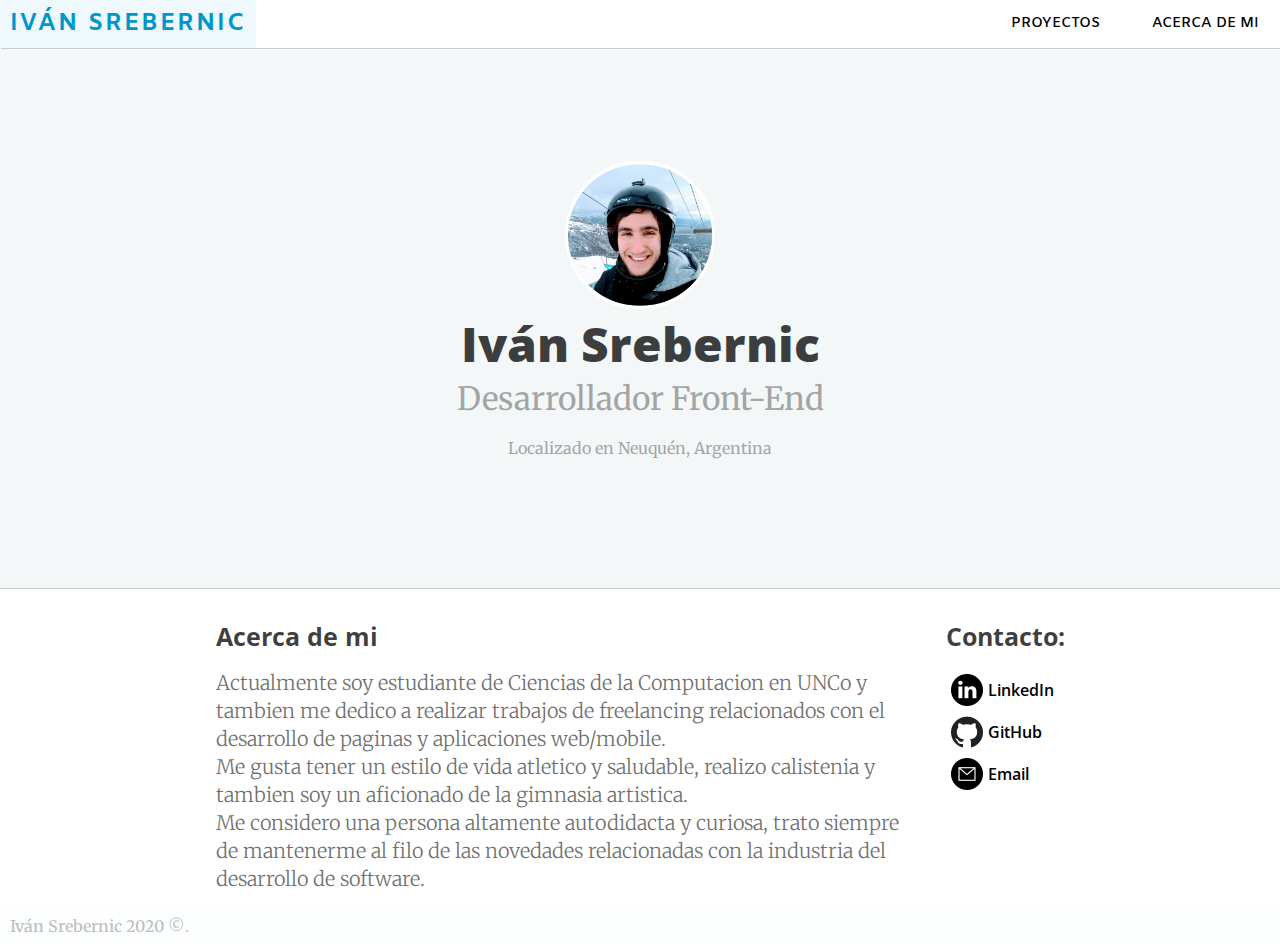
<file: index.html>
<!DOCTYPE html>
<html lang="en">

<head>
    <meta charset="UTF-8">
    <meta name="viewport" content="width=device-width, initial-scale=1.0">
    <title>Document</title>

    <link type="text/css" href="styles.css" rel="stylesheet">



    <link rel="preconnect" href="https://fonts.gstatic.com">
    <link rel="preconnect" href="https://fonts.gstatic.com">
    <link rel="preconnect" href="https://fonts.gstatic.com">
    <link href="https://fonts.googleapis.com/css2?family=Amiko:wght@400;600;700" rel="stylesheet">
    <link rel="preconnect" href="https://fonts.gstatic.com">
    <link rel="preconnect" href="https://fonts.gstatic.com">
    <link
        href="https://fonts.googleapis.com/css2?family=Open+Sans:wght@700&family=Roboto+Slab:wght@200;400&family=Roboto:wght@700&display=swap"
        rel="stylesheet">
    <link rel="preconnect" href="https://fonts.gstatic.com">
    <link href="https://fonts.googleapis.com/css2?family=Merriweather:wght@300;400&display=swap" rel="stylesheet">
</head>

<body>
    <nav>
        <div class="container-landing">
            <div id="logo"><a href="/">IVÁN SREBERNIC</a> </div>
            <a class="menu " no-js on-click-toggle-class=".navigation-container active"> <img src="/images/menu.png"
                    class="" alt=""></a>
        </div>

        <ul class=" navigation-container ">
            <a href="/projects.html">
                <li> PROYECTOS </li>
            </a>

            <a href="/about.html">
                <li> ACERCA DE MI </li>
            </a>
        </ul>
    </nav>

    <div class="bg-splash">
        <div class="center">
            <img src="/images/profile.jpg" alt="">
            <h1>Iván Srebernic</h1>
            <h3>Desarrollador Front-End</h3>
            <h5>Localizado en Neuquén, Argentina</h5>
        </div>
    </div>
    <div class="container-info">
        <div class=" description">
            <div class="description-text">
                <h1>Acerca de mi</h1>
                <p>Actualmente soy estudiante de Ciencias de la Computacion en UNCo y tambien me dedico a realizar
                    trabajos de freelancing relacionados con el desarrollo de paginas y aplicaciones web/mobile.
                </p>
                <p>Me gusta tener un estilo de vida atletico y saludable, realizo calistenia y tambien soy un aficionado de la gimnasia artistica.
                </p>
                <p>Me considero una persona altamente autodidacta y curiosa, trato siempre de mantenerme al filo de las novedades relacionadas con la industria del desarrollo de software.</p>
            </div>

        </div>
        <div class="contact">
            <h1>Contacto:</h1>
            <div class="social">
                <a href="https://www.linkedin.com/in/iv%C3%A1n-srebernic-6090b5189/"> <img src="/images/linkedin (1).png" alt=""> LinkedIn</a>
                <a href="https://github.com/ivansrebernic"><img src="/images/github.png" alt=""> GitHub</a>
                <a href="mailto:srebernicivan@gmail.com"><img src="/images/email.png" alt=""> Email</a>
            </div>
        </div>
    </div>


</body>
<footer>
    Iván Srebernic 2020 ©.
</footer>

<script src="/js/no.js"></script>

</html>
</file>
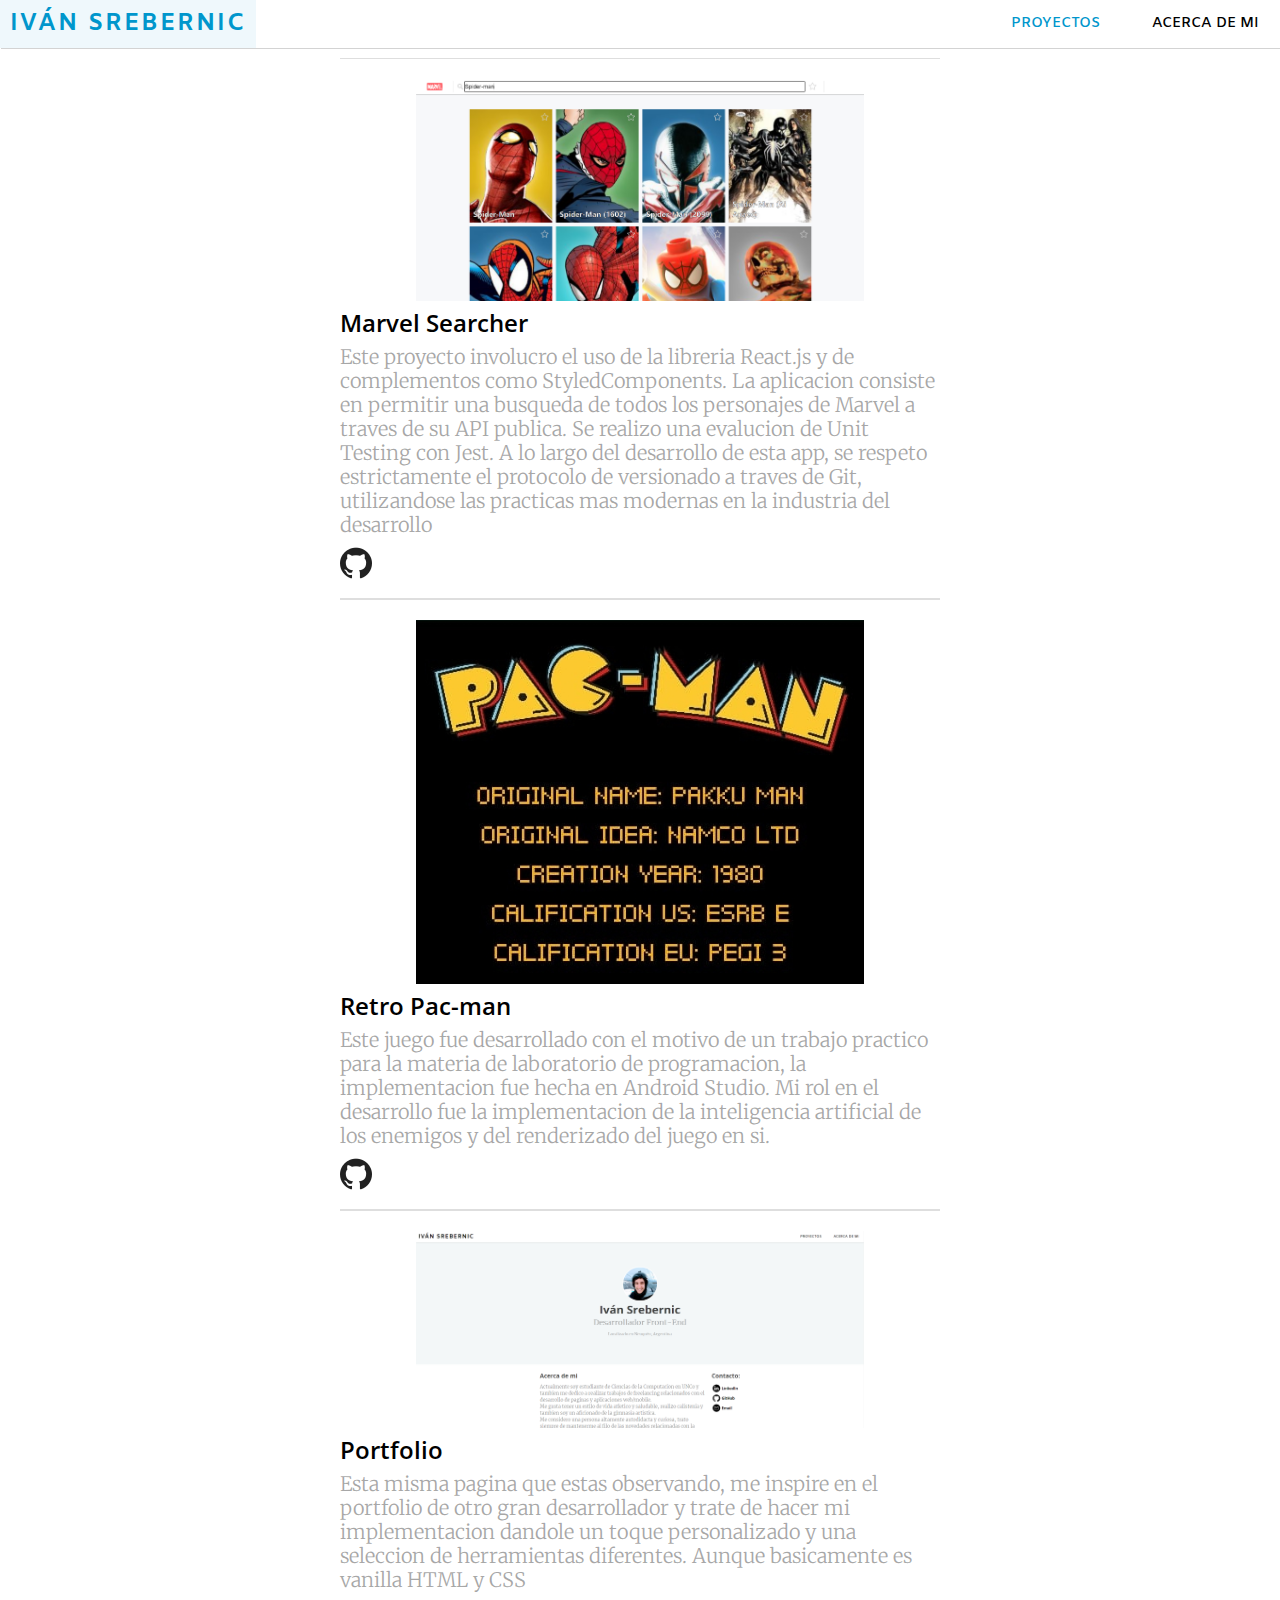
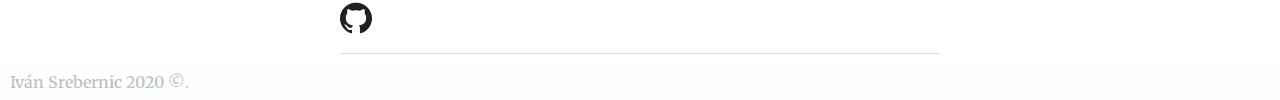
<file: projects.html>
<!DOCTYPE html>
<html lang="en">
    <head>
        <meta charset="UTF-8">
        <meta name="viewport" content="width=device-width, initial-scale=1.0">
        <title>Document</title>
    
        <link type="text/css" href="styles.css" rel="stylesheet">
    
    
    
        <link rel="preconnect" href="https://fonts.gstatic.com">
        <link rel="preconnect" href="https://fonts.gstatic.com">
        <link rel="preconnect" href="https://fonts.gstatic.com">
        <link href="https://fonts.googleapis.com/css2?family=Amiko:wght@400;600;700" rel="stylesheet">
        <link rel="preconnect" href="https://fonts.gstatic.com">
        <link rel="preconnect" href="https://fonts.gstatic.com">
        <link
            href="https://fonts.googleapis.com/css2?family=Open+Sans:wght@700&family=Roboto+Slab:wght@200;400&family=Roboto:wght@700&display=swap"
            rel="stylesheet">
        <link rel="preconnect" href="https://fonts.gstatic.com">
        <link href="https://fonts.googleapis.com/css2?family=Merriweather:wght@300;400&display=swap" rel="stylesheet">
    </head>
<body>
    <nav>
        <div class="container-landing">
            <div id="logo"><a href="/">IVÁN SREBERNIC</a> </div>
            <a class="menu " no-js on-click-toggle-class=".navigation-container active"> <img src="/images/menu.png"
                    class="" alt=""></a>
        </div>
        <ul class="navigation-container">
            <a class=" menu-item-active" href="/projects.html">
                <li> PROYECTOS </li>
            </a>
            <a href="/about.html">
                <li> ACERCA DE MI </li>
            </a>
        </ul>
    </nav>

    <div class="container-projects">
        <div class="container-project">
            <img src="/images/marversearcher.PNG" alt="">
            <h1>Marvel Searcher</h1>
            <p>Este proyecto involucro el uso de la libreria React.js y de complementos como StyledComponents. La aplicacion consiste en permitir una busqueda de todos los personajes de Marvel a traves de su API publica. Se realizo una evalucion de Unit Testing con Jest. A lo largo del desarrollo de esta app, se respeto estrictamente el protocolo de versionado a traves de Git, utilizandose las practicas mas modernas en la industria del desarrollo</p>
            <a href="https://github.com/ivansrebernic/marvel-searcher"> <img src="/images/github.png" alt=""></a>
        </div>
        <div class="container-project">
            <img src="/images/pacman.jpg" alt="">
            <h1>Retro Pac-man</h1>
            <p>Este juego fue desarrollado con el motivo de un trabajo practico para la materia de laboratorio de programacion, la implementacion fue hecha en Android Studio. Mi rol en el desarrollo fue la implementacion de la inteligencia artificial de los enemigos y del renderizado del juego en si.</p>
            <a href="https://github.com/carlitox477/retro_pacman"> <img src="/images/github.png" alt=""></a>
        </div>
        <div class="container-project">
            <img src="/images/portfolio.PNG" alt="">
            <h1>Portfolio</h1>
            <p>Esta misma pagina que estas observando, me inspire en el portfolio de otro gran desarrollador y trate de hacer mi implementacion dandole un toque personalizado y una seleccion de herramientas diferentes. Aunque basicamente es vanilla HTML y CSS</p>
            <a href="https://github.com/carlitox477/retro_pacman"> <img src="/images/github.png" alt=""></a>
        </div>

    </div>
</body>

<footer>
    Iván Srebernic 2020 ©.
</footer>
<script src="/js/no.js"></script>
</html>
</file>
<file: styles.css>
/* http://meyerweb.com/eric/tools/css/reset/ 
   v2.0 | 20110126
   License: none (public domain)
*/

html, body, div, span, applet, object, iframe,
h1, h2, h3, h4, h5, h6, p, blockquote, pre,
a, abbr, acronym, address, big, cite, code,
del, dfn, em, img, ins, kbd, q, s, samp,
small, strike, strong, sub, sup, tt, var,
b, u, i, center,
dl, dt, dd, ol, ul, li,
fieldset, form, label, legend,
table, caption, tbody, tfoot, thead, tr, th, td,
article, aside, canvas, details, embed, 
figure, figcaption, footer, header, hgroup, 
menu, nav, output, ruby, section, summary,
time, mark, audio, video {
	margin: 0;
	padding: 0;
	border: 0;
	font-size: 100%;
	font: inherit;
	vertical-align: baseline;
}
/* HTML5 display-role reset for older browsers */
article, aside, details, figcaption, figure, 
footer, header, hgroup, menu, nav, section {
	display: block;
}
body {
	line-height: 1;
}
ol, ul {
	list-style: none;
}
blockquote, q {
	quotes: none;
}
blockquote:before, blockquote:after,
q:before, q:after {
	content: '';
	content: none;
}
table {
	border-collapse: collapse;
	border-spacing: 0;
}

/* My styles */




html{
    font-family: 'Amiko', sans-serif;
    font-weight: 600;

}
nav{

    display:flex;
    flex-wrap: no-wrap;
    width: 100%;
    height:3rem;

    box-shadow: lightgray 1px 1px ;
}
nav a {
    color: black;
    transition: all 0.2s;
}
nav a:link { 
    text-decoration: none; 
} 
nav a:hover { 
    background-color:#0096cc10;
    color:#0096cc;
    text-decoration: none; 
} 
.container-landing{
    display: flex;
    width: 100%;
    height: 3rem;
    justify-content: space-between;

}
.container-info{
    flex-wrap: wrap;
    display: flex;
    justify-content: center;
    width: 100%;
}
.container-projects{
    display: flex;
    flex-direction: column;
    align-items: center;
    margin: 10px;

}
.container-project{
    display: flex;
    flex-direction: column;
    align-items: center;
    border-top: rgba(0, 0, 0, 0.13) 1px solid;
    border-bottom: rgba(0, 0, 0, 0.13) 1px solid;
    padding-top: 20px;
    padding-bottom: 5px;
    max-width: 600px;
}
.container-project h1{
    margin-top: 10px;
    margin-bottom: 10px;
    font-size: 24px;
    align-self: flex-start;
    font-family: 'Open Sans', sans-serif;
}
.container-project p{
    font-family: 'Merriweather', serif;
    font-weight: 200;
    font-size: 20px;
    line-height: 1.2;
    color: rgba(128, 128, 128, 0.685);
}
.container-project img{
    width: 35vw;

}
.container-project a{
    width: 100%;
    align-self: flex-start;
    margin: 10px 0;
}
.container-project a img{
    width: 32px;
}
#logo{
    display: inline-flex;
    flex-direction: column;
    justify-content: center;
    align-items: center;
    height: 100%;
    min-width: 16rem;
    letter-spacing: 2px;
    font-size: 1.5rem;
    font-weight: 700;
}
#logo a{
    display: inline-flex;
    justify-content: center;
    align-items: center;
    height: 100%;
    width: 100%;

}
.navigation-container{
    font-size: 0.9rem;
    display: inline-flex;
    align-items: center;
    height: 100%;
}
.navigation-container a{
    height: 100%;
}
.navigation-container li{
    display: flex;

    align-items: center;
    justify-content: center;

    min-width: 150px;
    height: 100%;
}
.menu{
    display:none;
}

.bg-splash{
    min-height: 450px;
    height: 100%;
    
    display: flex;
    flex-direction: column;
    justify-content: center;
    align-items: center;
    background-color:#084b630c;
    border-bottom: 1px rgba(0, 0, 0, 0.171) solid;
}
.center {
    font-family: 'Merriweather', serif;
    font-weight: 400;
    display: flex;
    flex-direction: column;
    justify-content: center;
    align-items: center;

    height: 60vh;
    min-width: 50vw;

}
.center img{
    border-radius: 100%;
    object-fit: scale-down;
    width: 150px;
    height: 150px;
}
.center h1{
    font-family: 'Open Sans', sans-serif;
    text-align: center;
    font-weight: 800;
    color: rgba(0, 0, 0, 0.753);
    margin: 10px;
    font-size: 3rem;
}
.center h3{
    text-align: center;
    margin: 5px;
    color: rgba(128, 128, 128, 0.685);
    font-size: 2rem;
}
.center h5{
    margin: 20px;
    color: rgba(128, 128, 128, 0.685);
    font-size: 1rem;
}
.description{
    display: flex;
    justify-content: center;
}
.description-text{
    display: flex;
    flex-direction: column;
    justify-content: center;
    width: 100%;
    max-width: 700px;
    color: rgba(0, 0, 0, 0.753);
    margin: 15px;
}
.description-text h1{
    font-family: 'Open Sans', sans-serif;
    font-weight: 700;
    font-size: 25px;
    margin-top: 20px;
    margin-bottom: 20px;
}
.description-text p{
    font-family: 'Merriweather', serif;
    font-weight: 300;
    font-size: 20px;
    line-height: 1.4;
    color: rgba(0, 0, 0, 0.568);
}
.contact{
    margin: 15px;
    display: flex;
    flex-direction: column;
    
}
.contact h1{
    color: rgba(0, 0, 0, 0.753);
    font-family: 'Open Sans', sans-serif;
    font-weight: 700;
    font-size: 25px;
    margin-bottom: 20px;
    margin-top: 20px;

}
.social{
    display: flex;
    flex-direction: column;

}
.social a{
    font-family: 'Open Sans', sans-serif;
    color: black;
    display: flex;
    flex-direction: row;
    align-items: center;
    text-decoration: none;
    transition: all 0.2s;
}
.social :hover{
    border-radius: 50px;
    background-color:#0096cc10;
    color:#0096cc;
}
.social a img{
    margin: 5px;
}
footer{
    background-color:#084b6302;
    padding: 10px;
    display: flex;
    color: rgba(0, 0, 0, 0.26);
    font-family: 'Merriweather', serif;
}
@media (max-width: 771px) { 
    nav{
        flex-wrap: wrap;
        height: 100%;
    }
    
    .navigation-container {
        display: none;
        width: 100% ;
        flex-direction: column;
    }
    .navigation-container a{
        width: 100%;
        height: 3rem;
    }
    .navigation-container  li{
        width: 100% ;
        border-bottom: lightgray 1px solid;
    }
    .menu{
        display: flex;
        justify-content: center;
        align-items: center;
        width: 12%;
        height: 100%;
    
    }
    .menu img{
        width: 25px;
        height: 25px;
    }
    .container-project img{
        width: 300px;
    }
    .active{
        display: flex;
    }

}
.menu-item-active{
    color:#0096cc;
}
.collapse {
    display:none;
}
</file>
